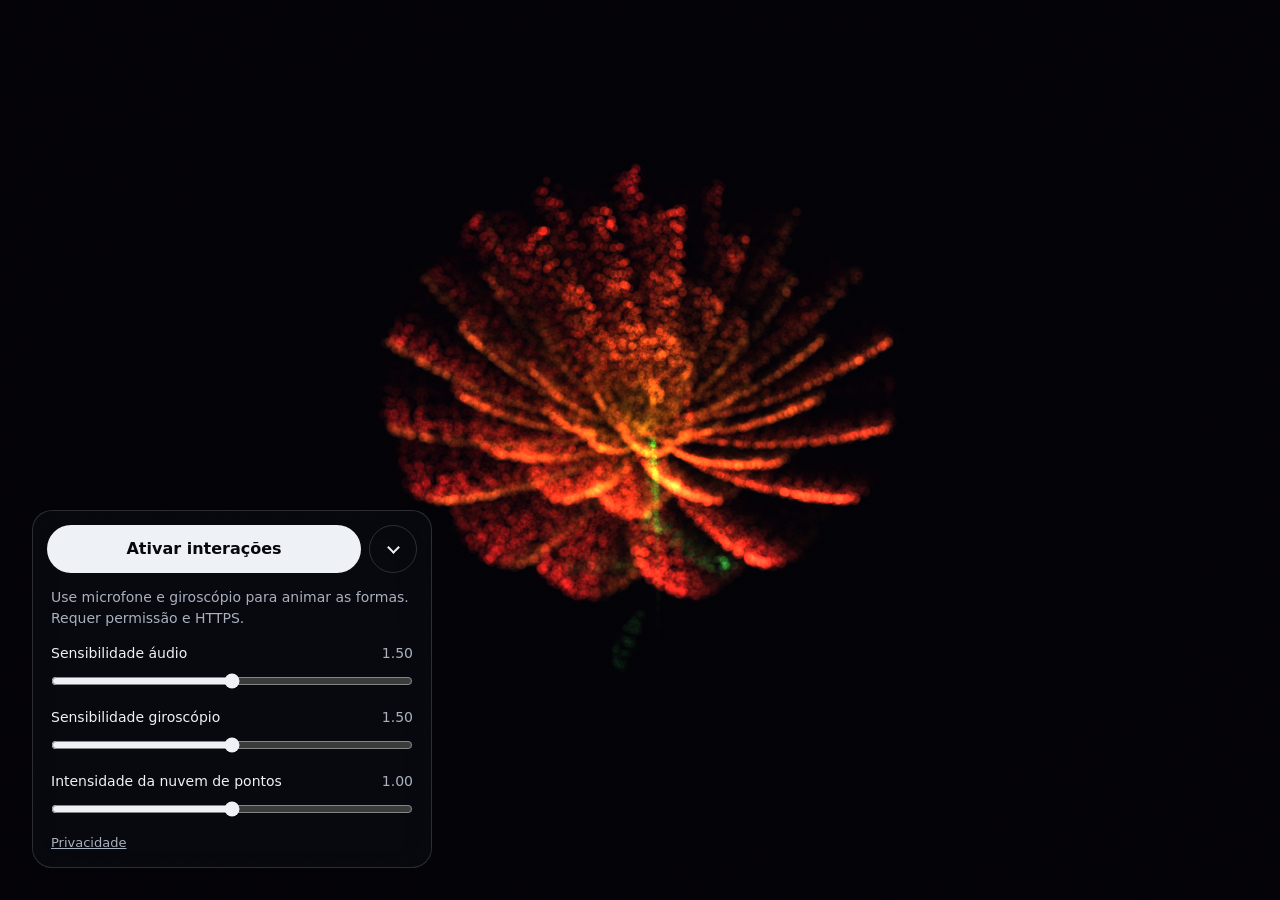
<file: index.html>
<!doctype html>
<html lang="pt-BR">
  <head>
    <meta charset="utf-8">
    <meta name="viewport" content="width=device-width, initial-scale=1, viewport-fit=cover">
    <meta name="theme-color" content="#07090d">
    <meta name="mobile-web-app-capable" content="yes">
    <meta name="description" content="v1su4rt: shaders visuais que reagem ao microfone e ao giroscópio.">
    <title>v1su4rt</title>
    <link rel="icon" href="./icon.svg" type="image/svg+xml">
    <link rel="apple-touch-icon" href="./icons/icon-192.png">
    <link rel="manifest" href="./manifest.webmanifest">
    <link rel="stylesheet" href="./assets/styles.css">
    <script src="./assets/shaders.glsl.js" defer></script>
    <script src="./assets/shaders.js" defer></script>
    <script src="./assets/interaction.js" defer></script>
    <script src="./assets/app.js" defer></script>
  </head>
  <body>
    <canvas id="stage" aria-hidden="true"></canvas>

    <section class="panel" id="panel" aria-label="Controles das interações">
      <div class="panel-head">
        <button class="button" id="interaction-toggle" type="button" aria-pressed="false">Ativar interações</button>
        <button class="collapse" id="panel-collapse" type="button" aria-expanded="true" aria-controls="panel-body" aria-label="Recolher controles"><span aria-hidden="true"></span></button>
      </div>
      <div class="panel-body" id="panel-body">
        <p class="note" id="interaction-note">Use microfone e giroscópio para animar as formas. Requer permissão e HTTPS.</p>
        <p class="status" id="interaction-status" role="status" aria-live="polite"></p>
        <div class="controls">
          <div class="control">
            <label for="audio-sens">Sensibilidade áudio</label>
            <output id="audio-sens-value" for="audio-sens">1.50</output>
            <input id="audio-sens" type="range" min="0" max="3" step="0.05" value="1.5">
          </div>
          <div class="control">
            <label for="orient-sens">Sensibilidade giroscópio</label>
            <output id="orient-sens-value" for="orient-sens">1.50</output>
            <input id="orient-sens" type="range" min="0" max="3" step="0.05" value="1.5">
          </div>
          <div class="control">
            <label for="cloud-intens">Intensidade da nuvem de pontos</label>
            <output id="cloud-intens-value" for="cloud-intens">1.00</output>
            <input id="cloud-intens" type="range" min="0" max="2" step="0.05" value="1">
          </div>
        </div>
        <a class="privacy" href="./privacy.html">Privacidade</a>
      </div>
    </section>

    <noscript><p class="noscript">Este site precisa de JavaScript para desenhar os visuais.</p></noscript>
  </body>
</html>
</file>
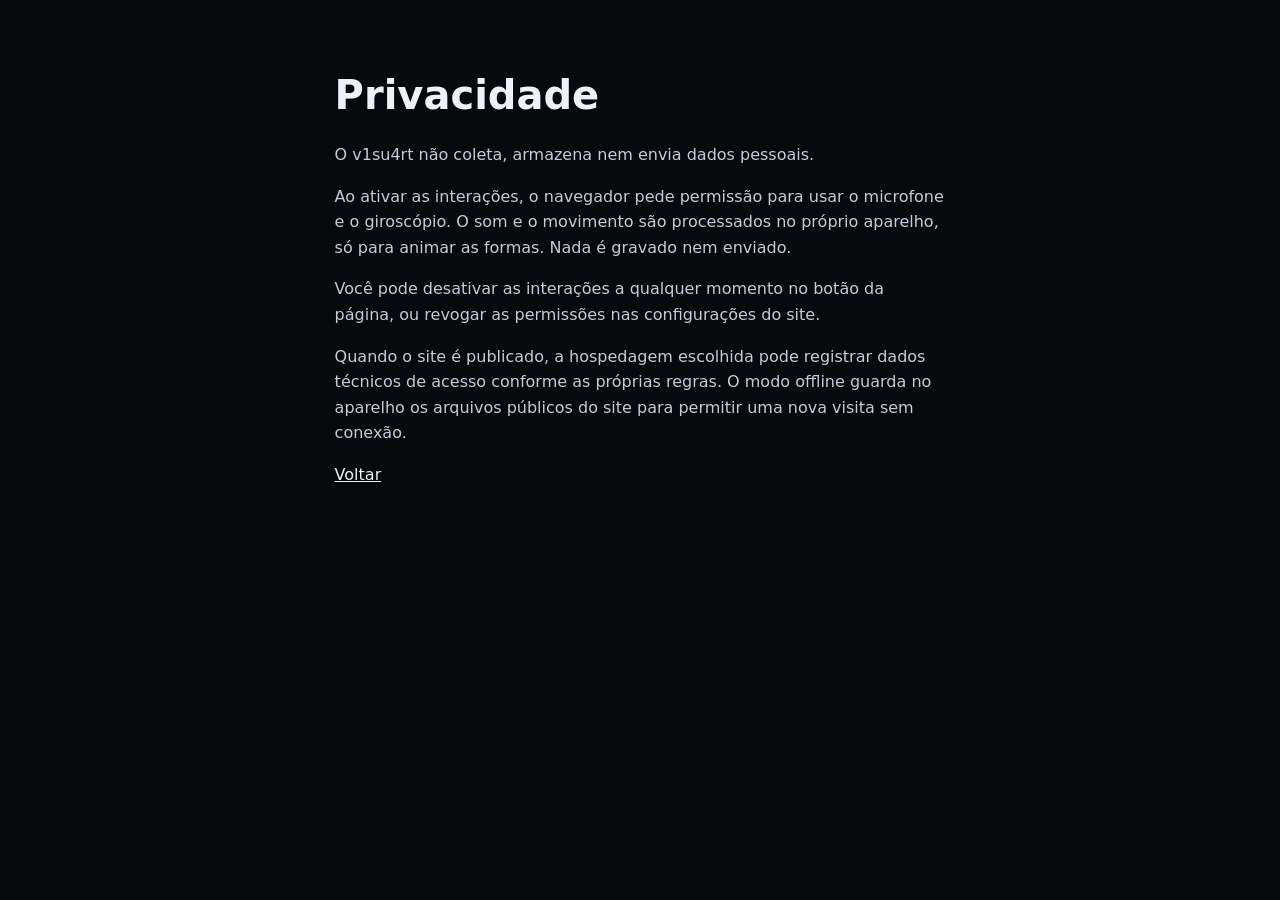
<file: privacy.html>
<!doctype html>
<html lang="pt-BR">
  <head>
    <meta charset="utf-8">
    <meta name="viewport" content="width=device-width, initial-scale=1">
    <meta name="theme-color" content="#07090d">
    <title>Privacidade — v1su4rt</title>
    <link rel="icon" href="./icon.svg" type="image/svg+xml">
    <style>
      :root { color-scheme: dark; }
      body { margin: 0; background: #07090d; color: #eef1f6; font: 1rem/1.6 "Avenir Next", "Segoe UI", system-ui, sans-serif; }
      main { max-width: 60ch; margin: 0 auto; padding: clamp(24px, 6vw, 72px) 20px; }
      h1 { margin: 0 0 24px; font-size: clamp(1.75rem, 5vw, 2.5rem); line-height: 1.15; }
      p { margin: 0 0 16px; color: #c5ccd8; }
      a { color: #eef1f6; }
    </style>
  </head>
  <body>
    <main>
      <h1>Privacidade</h1>
      <p>O v1su4rt não coleta, armazena nem envia dados pessoais.</p>
      <p>Ao ativar as interações, o navegador pede permissão para usar o microfone e o giroscópio. O som e o movimento são processados no próprio aparelho, só para animar as formas. Nada é gravado nem enviado.</p>
      <p>Você pode desativar as interações a qualquer momento no botão da página, ou revogar as permissões nas configurações do site.</p>
      <p>Quando o site é publicado, a hospedagem escolhida pode registrar dados técnicos de acesso conforme as próprias regras. O modo offline guarda no aparelho os arquivos públicos do site para permitir uma nova visita sem conexão.</p>
      <p><a href="./">Voltar</a></p>
    </main>
  </body>
</html>
</file>
<file: assets/styles.css>
:root {
  color-scheme: dark;
  --ink: #07090d;
  --paper: #eef1f6;
  --muted: #a9b1bf;
  --glass: rgba(10, 13, 19, 0.62);
  --edge: rgba(238, 241, 246, 0.16);
  --pad: clamp(12px, 2.4vw, 32px);
  --font: "Avenir Next", "Segoe UI Variable Text", "Segoe UI", system-ui, -apple-system, Roboto, sans-serif;
}

* { box-sizing: border-box; }

html, body {
  height: 100%;
  margin: 0;
  overflow: hidden;
  overscroll-behavior: none;
  background: var(--ink);
  color: var(--paper);
  font-family: var(--font);
  -webkit-text-size-adjust: 100%;
}

/* o visual ocupa a tela toda; o painel fica por cima */
#stage {
  position: fixed;
  inset: 0;
  width: 100%;
  height: 100%;
  display: block;
  touch-action: none;
}

.no-webgl body,
.no-webgl {
  background: radial-gradient(120% 90% at 30% 20%, #23305a 0%, #0d1220 45%, var(--ink) 100%);
}

.panel {
  position: fixed;
  z-index: 2;
  left: max(var(--pad), env(safe-area-inset-left));
  right: max(var(--pad), env(safe-area-inset-right));
  bottom: max(var(--pad), env(safe-area-inset-bottom));
  padding: 12px;
  border: 1px solid var(--edge);
  border-radius: 20px;
  background: var(--glass);
  -webkit-backdrop-filter: blur(18px) saturate(1.3);
  backdrop-filter: blur(18px) saturate(1.3);
}

@supports not ((backdrop-filter: blur(1px)) or (-webkit-backdrop-filter: blur(1px))) {
  .panel { background: rgba(10, 13, 19, 0.9); }
}

.panel-head { display: flex; gap: 8px; align-items: stretch; }

.button {
  flex: 1;
  min-height: 48px;
  padding: 0 22px;
  border: 0;
  border-radius: 999px;
  background: var(--paper);
  color: var(--ink);
  font: 600 1rem/1 var(--font);
  cursor: pointer;
  touch-action: manipulation;
}
.button:disabled { opacity: 0.6; cursor: progress; }
.button[aria-pressed="true"] {
  background: transparent;
  color: var(--paper);
  box-shadow: inset 0 0 0 1.5px var(--paper);
}

.collapse {
  flex: none;
  width: 48px;
  min-height: 48px;
  border: 1px solid var(--edge);
  border-radius: 999px;
  background: transparent;
  color: var(--paper);
  cursor: pointer;
  display: grid;
  place-items: center;
  touch-action: manipulation;
}
.collapse span {
  width: 9px;
  height: 9px;
  border-right: 2px solid currentColor;
  border-bottom: 2px solid currentColor;
  transform: translateY(-2px) rotate(45deg);
  transition: transform 0.2s;
}
.collapse[aria-expanded="false"] span { transform: translateY(2px) rotate(-135deg); }

.panel-body { padding: 14px 4px 2px; }
.panel.is-collapsed .panel-body { display: none; }

.note {
  margin: 0;
  max-width: 46ch;
  color: var(--muted);
  font-size: 0.875rem;
  line-height: 1.5;
}

.status {
  margin: 8px 0 0;
  max-width: 46ch;
  font-size: 0.875rem;
  line-height: 1.5;
  color: var(--paper);
}
.status:empty { display: none; }
.status[data-kind="warn"] { color: #ffc98a; }

.controls { display: grid; gap: 14px; margin-top: 16px; }

.control {
  display: grid;
  grid-template-columns: 1fr auto;
  gap: 6px 12px;
  align-items: baseline;
  font-size: 0.875rem;
}
.control output { font-variant-numeric: tabular-nums; color: var(--muted); }
.control input { grid-column: 1 / -1; width: 100%; margin: 0; accent-color: var(--paper); min-height: 28px; }

.privacy {
  display: inline-block;
  margin-top: 12px;
  color: var(--muted);
  font-size: 0.8125rem;
}

:focus-visible { outline: 2px solid var(--paper); outline-offset: 3px; }

.noscript { position: fixed; top: 16px; left: 16px; right: 16px; margin: 0; z-index: 3; }

/* tablet: painel vira um cartão no canto */
@media (min-width: 640px) {
  .panel { right: auto; width: 380px; padding: 14px; }
}

/* desktop: mais respiro, o visual continua sendo o protagonista */
@media (min-width: 1024px) {
  .panel { width: 400px; bottom: max(32px, env(safe-area-inset-bottom)); left: max(32px, env(safe-area-inset-left)); }
}

/* celular deitado: painel estreito, sliders lado a lado */
@media (orientation: landscape) and (max-height: 520px) {
  .panel { right: auto; width: min(520px, 62vw); padding: 10px; }
  .panel-body { padding-top: 10px; }
  .controls { grid-template-columns: 1fr 1fr; gap: 16px; margin-top: 10px; }
  .button, .collapse { min-height: 44px; }
}

@media (prefers-reduced-motion: reduce) {
  .collapse span { transition: none; }
}
</file>
